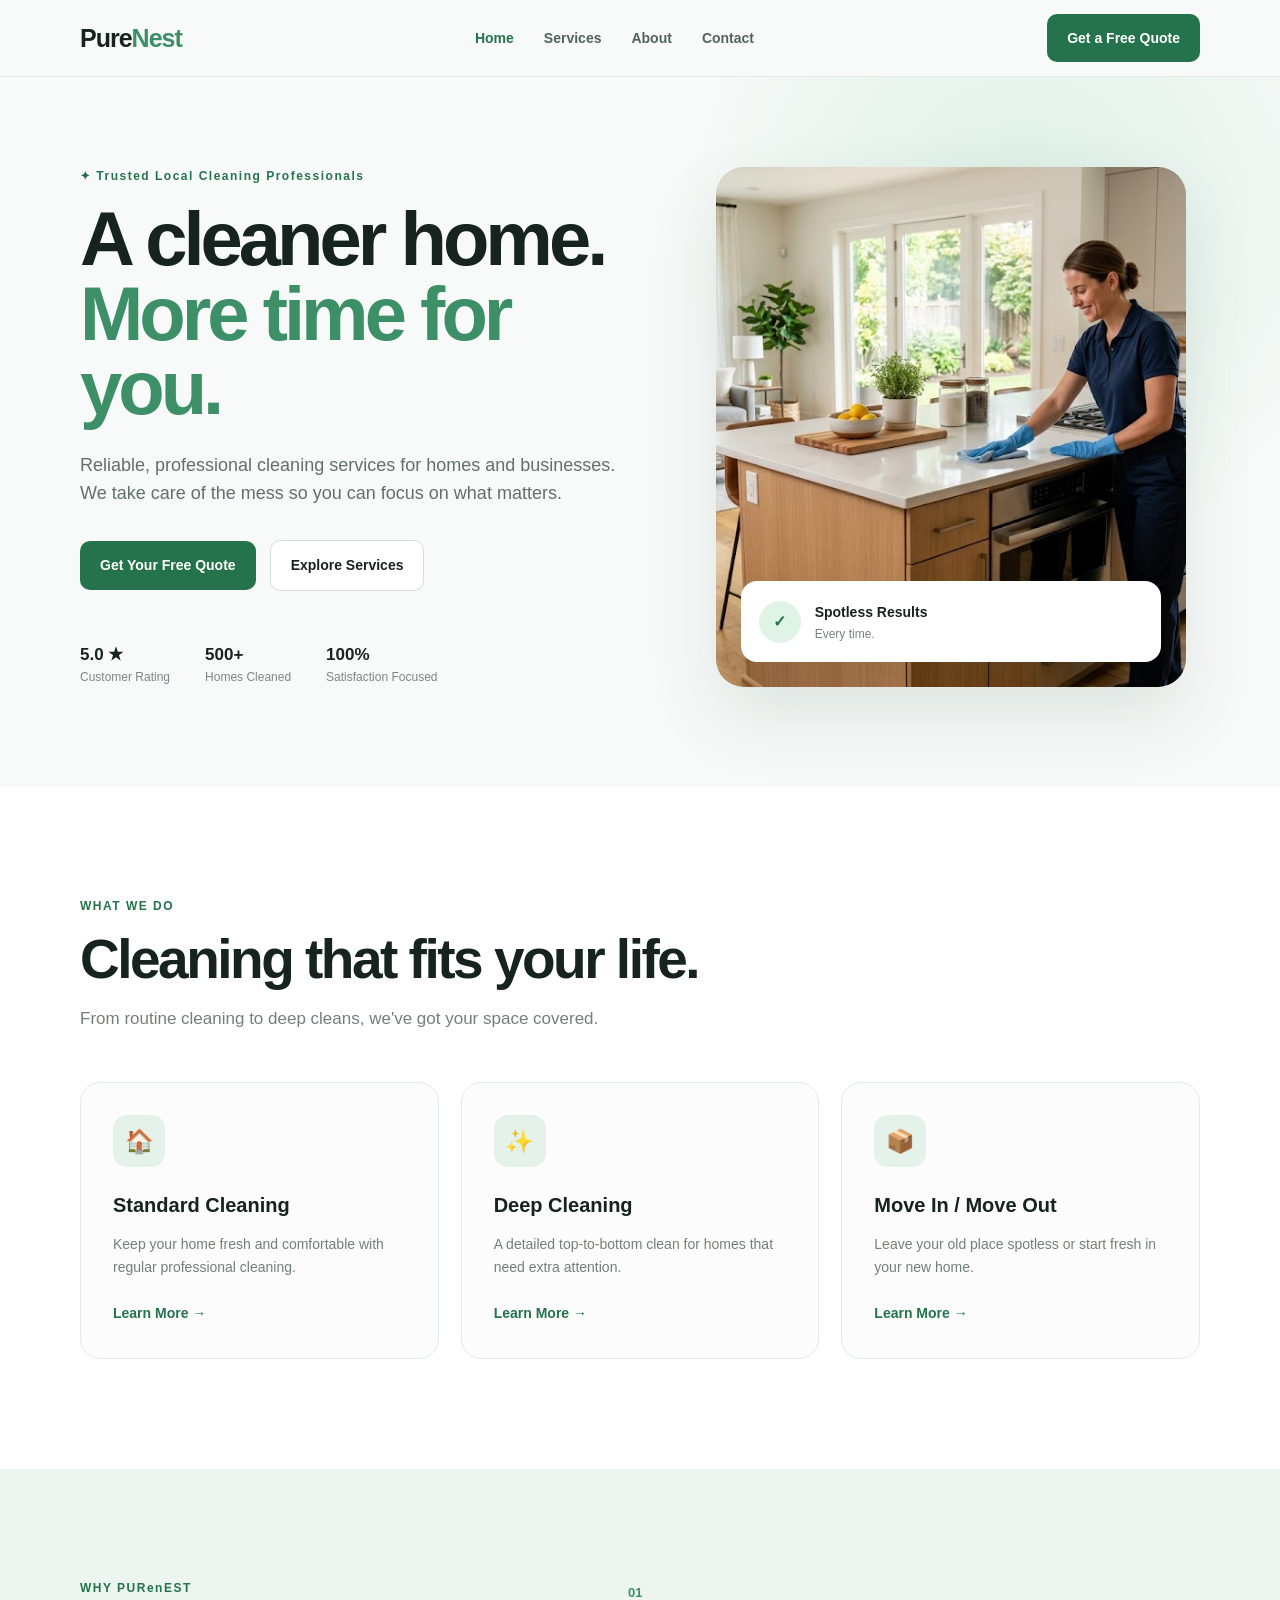
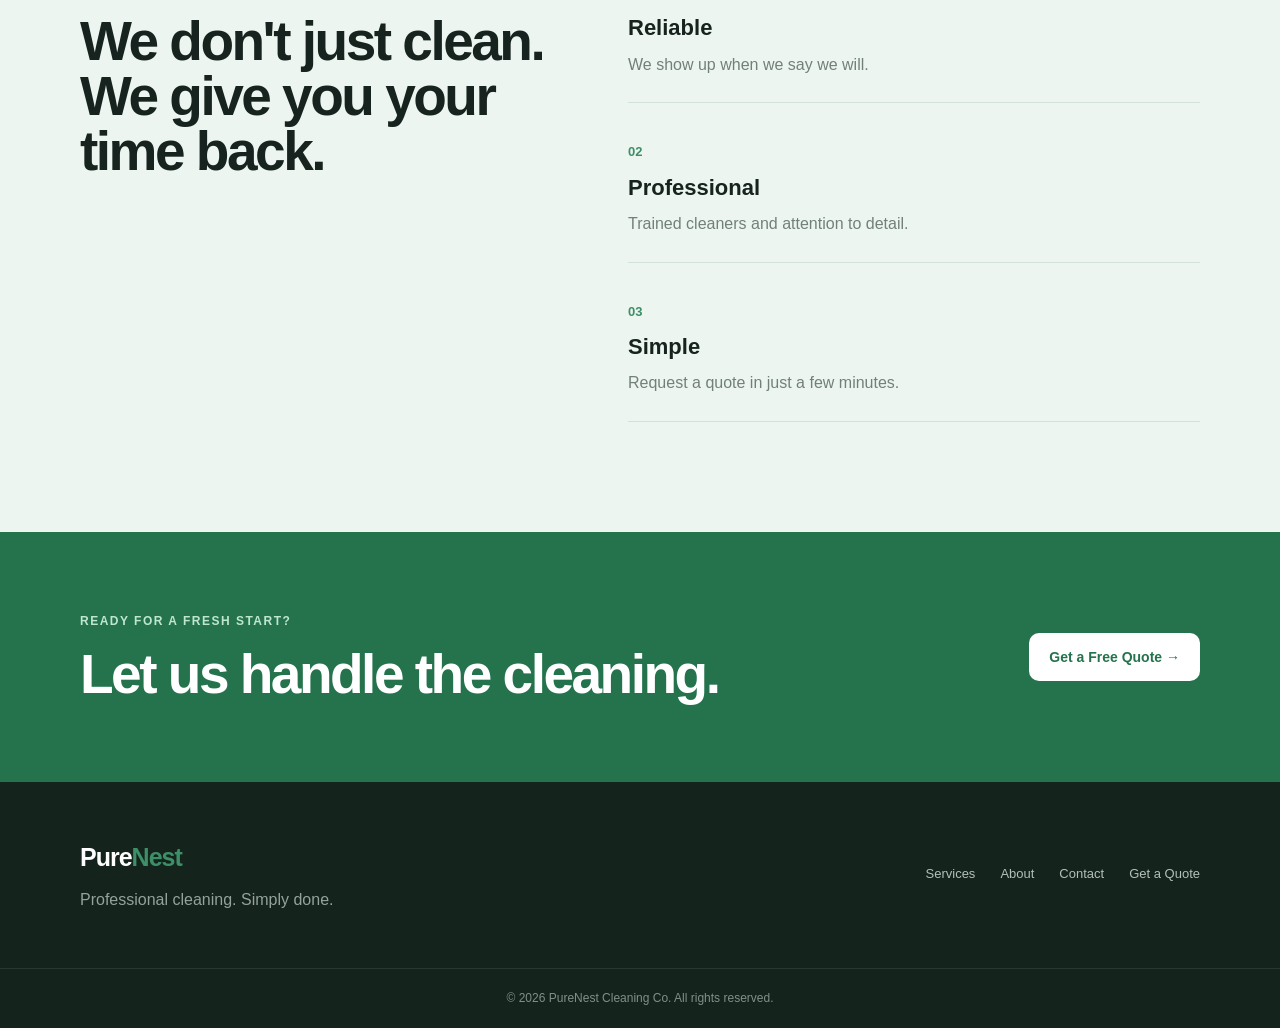
<file: index.html>
<!DOCTYPE html>
<html lang="en">
<head>
    <meta charset="UTF-8">
    <meta name="viewport" content="width=device-width, initial-scale=1.0">

    <title>PureNest Cleaning Co. | Professional Home Cleaning</title>
    <link rel="icon" type="image/png" sizes="16x16" href="/favicon-16x16.png">
    <link rel="apple-touch-icon" sizes="180x180" href="/apple-touch-icon.png">
    <link rel="icon" type="image/png" sizes="192x192" href="/android-chrome-192x192.png">
    <link rel="icon" type="image/png" sizes="512x512" href="/android-chrome-512x512.png">

    <meta
        name="description"
        content="Professional residential and commercial cleaning services. Book reliable cleaning with PureNest Cleaning Co."
    >

    <link rel="stylesheet" href="css/style.css">
</head>

<body>

    <!-- Navigation -->
    <header class="navbar">
        <div class="container nav-container">

            <a href="index.html" class="logo">
                Pure<span>Nest</span>
            </a>

            <nav>
                <a href="index.html" class="active">Home</a>
                <a href="services.html">Services</a>
                <a href="about.html">About</a>
                <a href="contact.html">Contact</a>
            </nav>

            <a href="quote.html" class="nav-button">
                Get a Free Quote
            </a>

        </div>
    </header>


    <!-- Hero Section -->
    <main>

        <section class="hero">

            <div class="container hero-container">

                <div class="hero-content">

                    <p class="eyebrow">
                        ✦ Trusted Local Cleaning Professionals
                    </p>

                    <h1>
                        A cleaner home.
                        <span>More time for you.</span>
                    </h1>

                    <p class="hero-description">
                        Reliable, professional cleaning services for homes
                        and businesses. We take care of the mess so you
                        can focus on what matters.
                    </p>

                    <div class="hero-buttons">

                        <a href="quote.html" class="primary-button">
                            Get Your Free Quote
                        </a>

                        <a href="services.html" class="secondary-button">
                            Explore Services
                        </a>

                    </div>

                    <div class="trust-row">

                        <div class="trust-item">
                            <strong>5.0 ★</strong>
                            <span>Customer Rating</span>
                        </div>

                        <div class="trust-item">
                            <strong>500+</strong>
                            <span>Homes Cleaned</span>
                        </div>

                        <div class="trust-item">
                            <strong>100%</strong>
                            <span>Satisfaction Focused</span>
                        </div>

                    </div>

                </div>


                <div class="hero-image">

                    <div class="image-card">

                        <div class="image-placeholder">
                            <img src="assets/cleaning-hero.jpg" alt="Professional PureNest cleaner working in a modern home">
                        </div>

                        <div class="floating-card">

                            <div class="check-icon">✓</div>

                            <div>
                                <strong>Spotless Results</strong>
                                <p>Every time.</p>
                            </div>

                        </div>

                    </div>

                </div>

            </div>

        </section>


        <!-- Services Preview -->
        <section class="services-preview">

            <div class="container">

                <div class="section-heading">

                    <p class="eyebrow">
                        WHAT WE DO
                    </p>

                    <h2>
                        Cleaning that fits your life.
                    </h2>

                    <p>
                        From routine cleaning to deep cleans,
                        we've got your space covered.
                    </p>

                </div>


                <div class="service-grid">

                    <article class="service-card">

                        <div class="service-icon">
                            🏠
                        </div>

                        <h3>Standard Cleaning</h3>

                        <p>
                            Keep your home fresh and comfortable
                            with regular professional cleaning.
                        </p>

                        <a href="services.html">
                            Learn More →
                        </a>

                    </article>


                    <article class="service-card">

                        <div class="service-icon">
                            ✨
                        </div>

                        <h3>Deep Cleaning</h3>

                        <p>
                            A detailed top-to-bottom clean for
                            homes that need extra attention.
                        </p>

                        <a href="services.html">
                            Learn More →
                        </a>

                    </article>


                    <article class="service-card">

                        <div class="service-icon">
                            📦
                        </div>

                        <h3>Move In / Move Out</h3>

                        <p>
                            Leave your old place spotless or
                            start fresh in your new home.
                        </p>

                        <a href="services.html">
                            Learn More →
                        </a>

                    </article>

                </div>

            </div>

        </section>


        <!-- Why PureNest -->
        <section class="why-section">

            <div class="container why-container">

                <div>

                    <p class="eyebrow">
                        WHY PURenEST
                    </p>

                    <h2>
                        We don't just clean.
                        We give you your time back.
                    </h2>

                </div>


                <div class="why-grid">

                    <div>
                        <strong>01</strong>
                        <h3>Reliable</h3>
                        <p>
                            We show up when we say we will.
                        </p>
                    </div>

                    <div>
                        <strong>02</strong>
                        <h3>Professional</h3>
                        <p>
                            Trained cleaners and attention to detail.
                        </p>
                    </div>

                    <div>
                        <strong>03</strong>
                        <h3>Simple</h3>
                        <p>
                            Request a quote in just a few minutes.
                        </p>
                    </div>

                </div>

            </div>

        </section>


        <!-- CTA -->
        <section class="cta-section">

            <div class="container cta-container">

                <div>

                    <p class="eyebrow">
                        READY FOR A FRESH START?
                    </p>

                    <h2>
                        Let us handle the cleaning.
                    </h2>

                </div>

                <a href="quote.html" class="primary-button">
                    Get a Free Quote →
                </a>

            </div>

        </section>

    </main>


    <!-- Footer -->
    <footer>

        <div class="container footer-container">

            <div>

                <a href="index.html" class="logo">
                    Pure<span>Nest</span>
                </a>

                <p>
                    Professional cleaning.
                    Simply done.
                </p>

            </div>

            <div class="footer-links">

                <a href="services.html">Services</a>
                <a href="about.html">About</a>
                <a href="contact.html">Contact</a>
                <a href="quote.html">Get a Quote</a>

            </div>

        </div>

        <div class="footer-bottom">

            <p>
                © 2026 PureNest Cleaning Co. All rights reserved.
            </p>

        </div>

    </footer>


    <script src="js/script.js"></script>

</body>
</html>
</file>
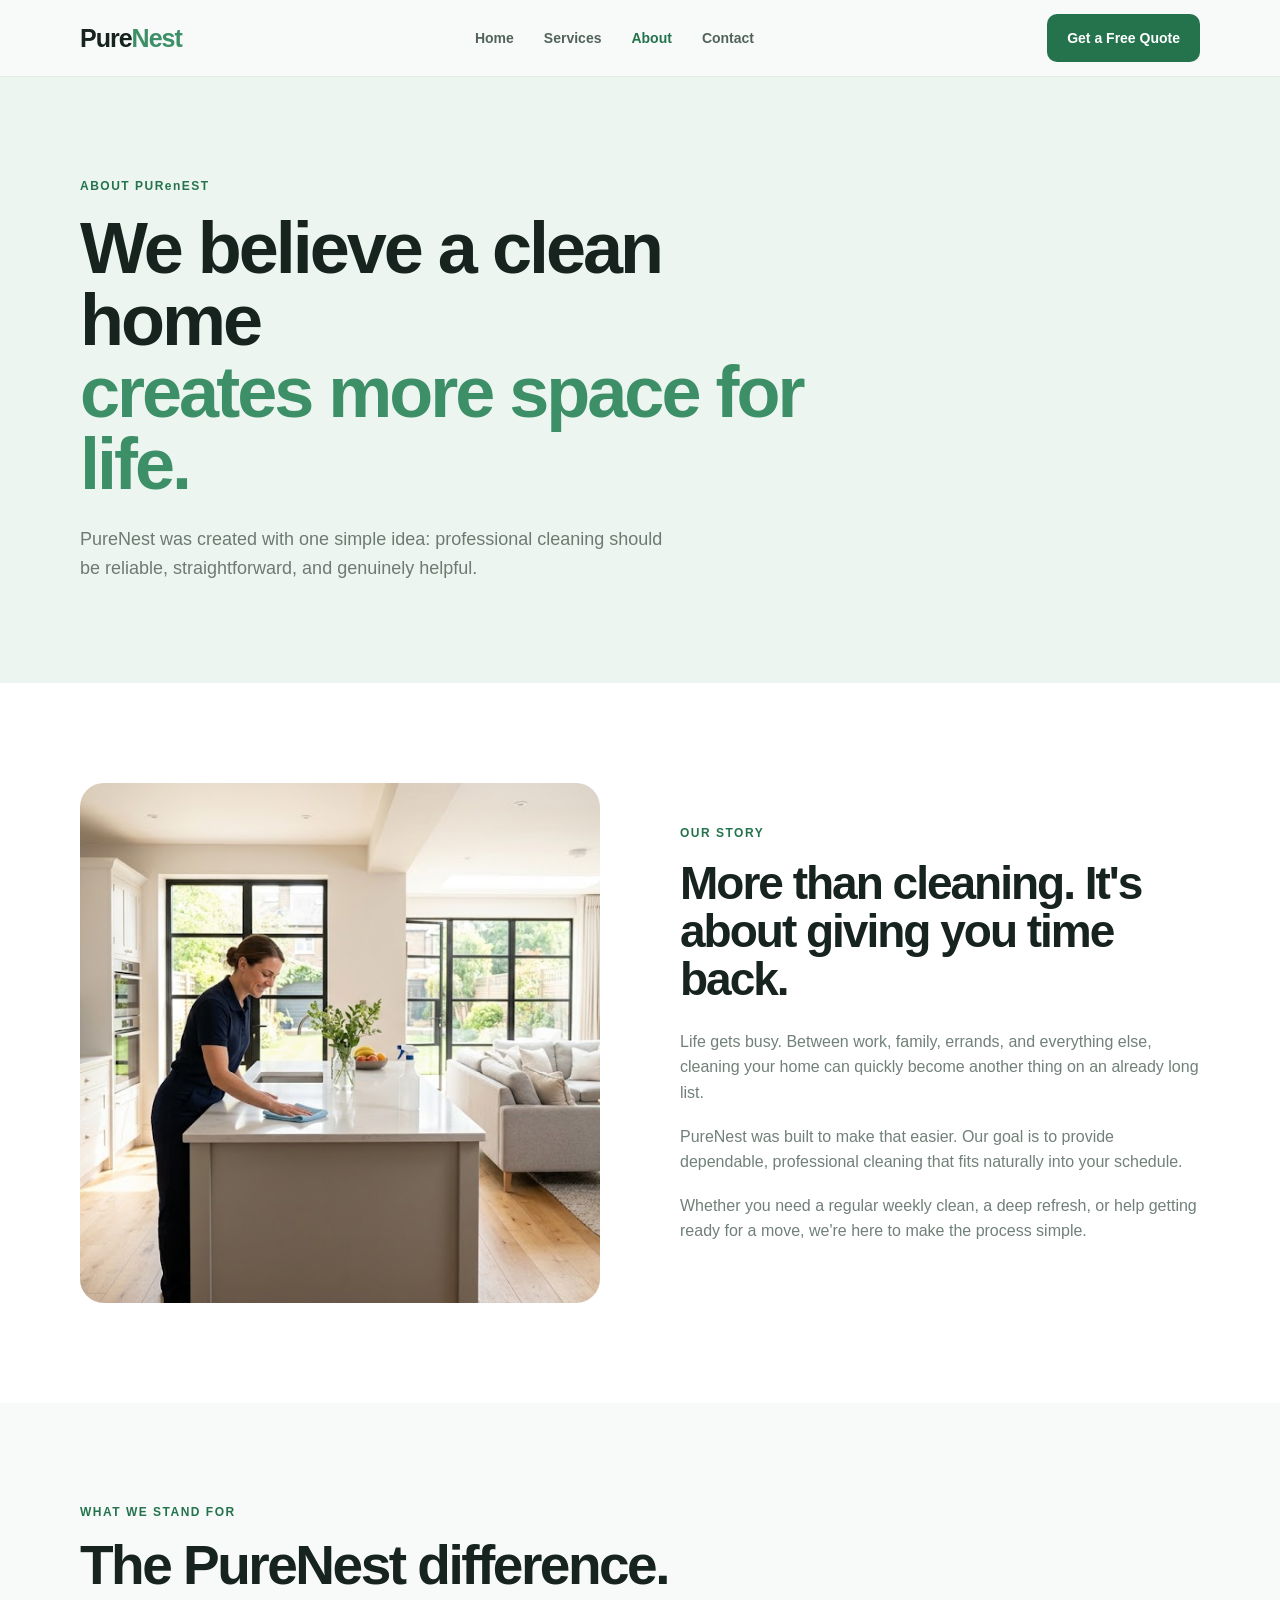
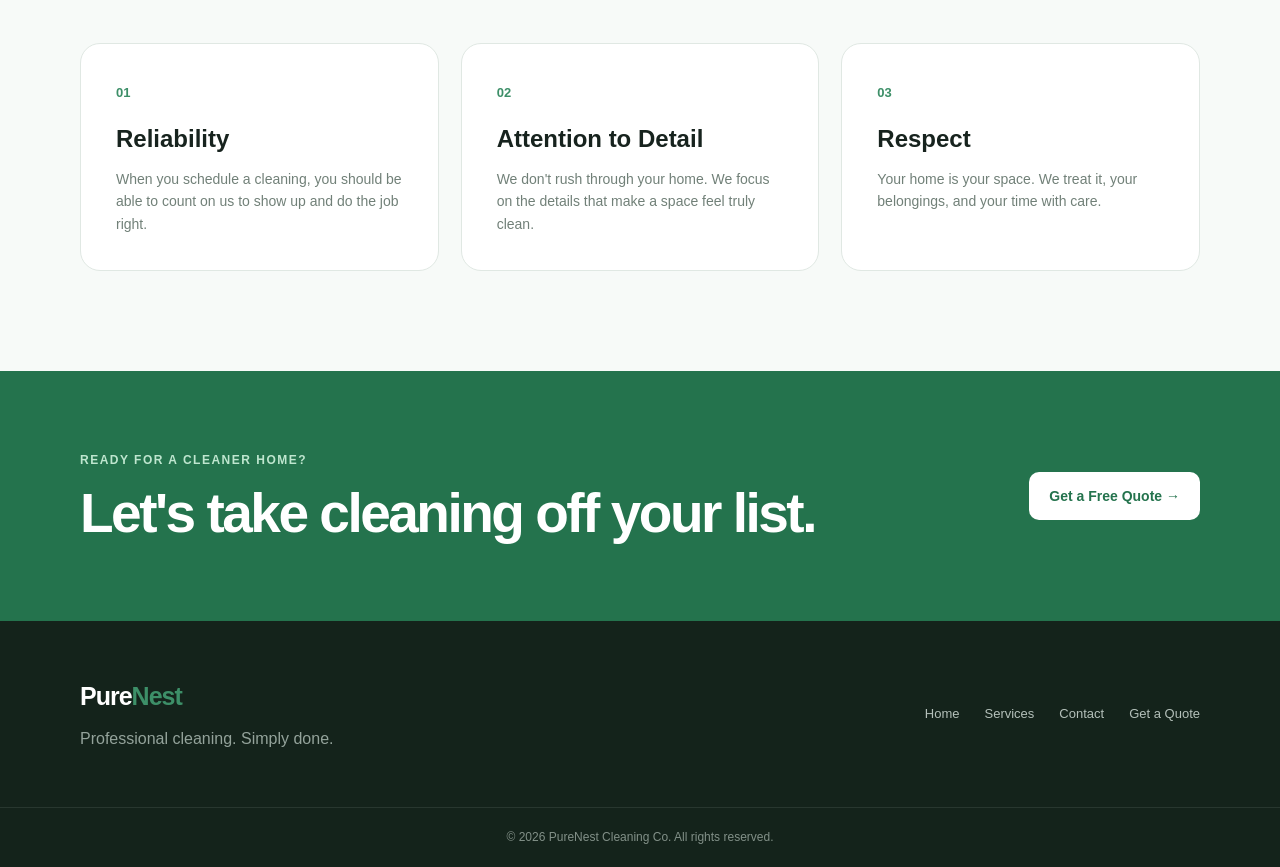
<file: about.html>
<!DOCTYPE html>
<html lang="en">

<head>

    <meta charset="UTF-8">

    <meta
        name="viewport"
        content="width=device-width, initial-scale=1.0"
    >

    <title>About Us | PureNest Cleaning Co.</title>
    <link rel="icon" type="image/png" sizes="16x16" href="/favicon-16x16.png">
    <link rel="apple-touch-icon" sizes="180x180" href="/apple-touch-icon.png">
    <link rel="icon" type="image/png" sizes="192x192" href="/android-chrome-192x192.png">
    <link rel="icon" type="image/png" sizes="512x512" href="/android-chrome-512x512.png">

    <meta
        name="description"
        content="Learn more about PureNest Cleaning Co. and our approach to professional home cleaning."
    >

    <link rel="stylesheet" href="css/style.css">

</head>


<body>


    <!-- Navigation -->

    <header class="navbar">

        <div class="container nav-container">

            <a href="index.html" class="logo">
                Pure<span>Nest</span>
            </a>


            <nav>

                <a href="index.html">
                    Home
                </a>

                <a href="services.html">
                    Services
                </a>

                <a href="about.html" class="active">
                    About
                </a>

                <a href="contact.html">
                    Contact
                </a>

            </nav>


            <a
                href="quote.html"
                class="nav-button"
            >
                Get a Free Quote
            </a>

        </div>

    </header>



    <main>


        <!-- About Hero -->

        <section class="page-hero">

            <div class="container">

                <p class="eyebrow">
                    ABOUT PURenEST
                </p>

                <h1>
                    We believe a clean home
                    <span>creates more space for life.</span>
                </h1>

                <p>
                    PureNest was created with one simple idea:
                    professional cleaning should be reliable,
                    straightforward, and genuinely helpful.
                </p>

            </div>

        </section>



        <!-- Story -->

        <section class="about-story">

            <div class="container about-story-grid">


                <div class="about-image">

                    <img
                        src="assets/cleaning-heroine.jpg"
                        alt="Professional cleaner working in a modern home"
                    >

                </div>


                <div class="about-content">

                    <p class="eyebrow">
                        OUR STORY
                    </p>

                    <h2>
                        More than cleaning.
                        It's about giving you time back.
                    </h2>

                    <p>
                        Life gets busy. Between work, family,
                        errands, and everything else, cleaning
                        your home can quickly become another
                        thing on an already long list.
                    </p>

                    <p>
                        PureNest was built to make that easier.
                        Our goal is to provide dependable,
                        professional cleaning that fits naturally
                        into your schedule.
                    </p>

                    <p>
                        Whether you need a regular weekly clean,
                        a deep refresh, or help getting ready for
                        a move, we're here to make the process
                        simple.
                    </p>

                </div>

            </div>

        </section>



        <!-- Values -->

        <section class="values-section">

            <div class="container">

                <div class="section-heading">

                    <p class="eyebrow">
                        WHAT WE STAND FOR
                    </p>

                    <h2>
                        The PureNest difference.
                    </h2>

                </div>


                <div class="values-grid">


                    <article class="value-card">

                        <span>
                            01
                        </span>

                        <h3>
                            Reliability
                        </h3>

                        <p>
                            When you schedule a cleaning,
                            you should be able to count on us
                            to show up and do the job right.
                        </p>

                    </article>



                    <article class="value-card">

                        <span>
                            02
                        </span>

                        <h3>
                            Attention to Detail
                        </h3>

                        <p>
                            We don't rush through your home.
                            We focus on the details that make
                            a space feel truly clean.
                        </p>

                    </article>



                    <article class="value-card">

                        <span>
                            03
                        </span>

                        <h3>
                            Respect
                        </h3>

                        <p>
                            Your home is your space.
                            We treat it, your belongings,
                            and your time with care.
                        </p>

                    </article>


                </div>

            </div>

        </section>



        <!-- CTA -->

        <section class="cta-section">

            <div class="container cta-container">

                <div>

                    <p class="eyebrow">
                        READY FOR A CLEANER HOME?
                    </p>

                    <h2>
                        Let's take cleaning off your list.
                    </h2>

                </div>


                <a
                    href="quote.html"
                    class="primary-button"
                >
                    Get a Free Quote →
                </a>

            </div>

        </section>


    </main>



    <!-- Footer -->

    <footer>

        <div class="container footer-container">


            <div>

                <a href="index.html" class="logo">
                    Pure<span>Nest</span>
                </a>

                <p>
                    Professional cleaning.
                    Simply done.
                </p>

            </div>


            <div class="footer-links">

                <a href="index.html">
                    Home
                </a>

                <a href="services.html">
                    Services
                </a>

                <a href="contact.html">
                    Contact
                </a>

                <a href="quote.html">
                    Get a Quote
                </a>

            </div>


        </div>


        <div class="footer-bottom">

            <p>
                © 2026 PureNest Cleaning Co.
                All rights reserved.
            </p>

        </div>

    </footer>



    <script src="js/script.js"></script>

</body>

</html>
</file>
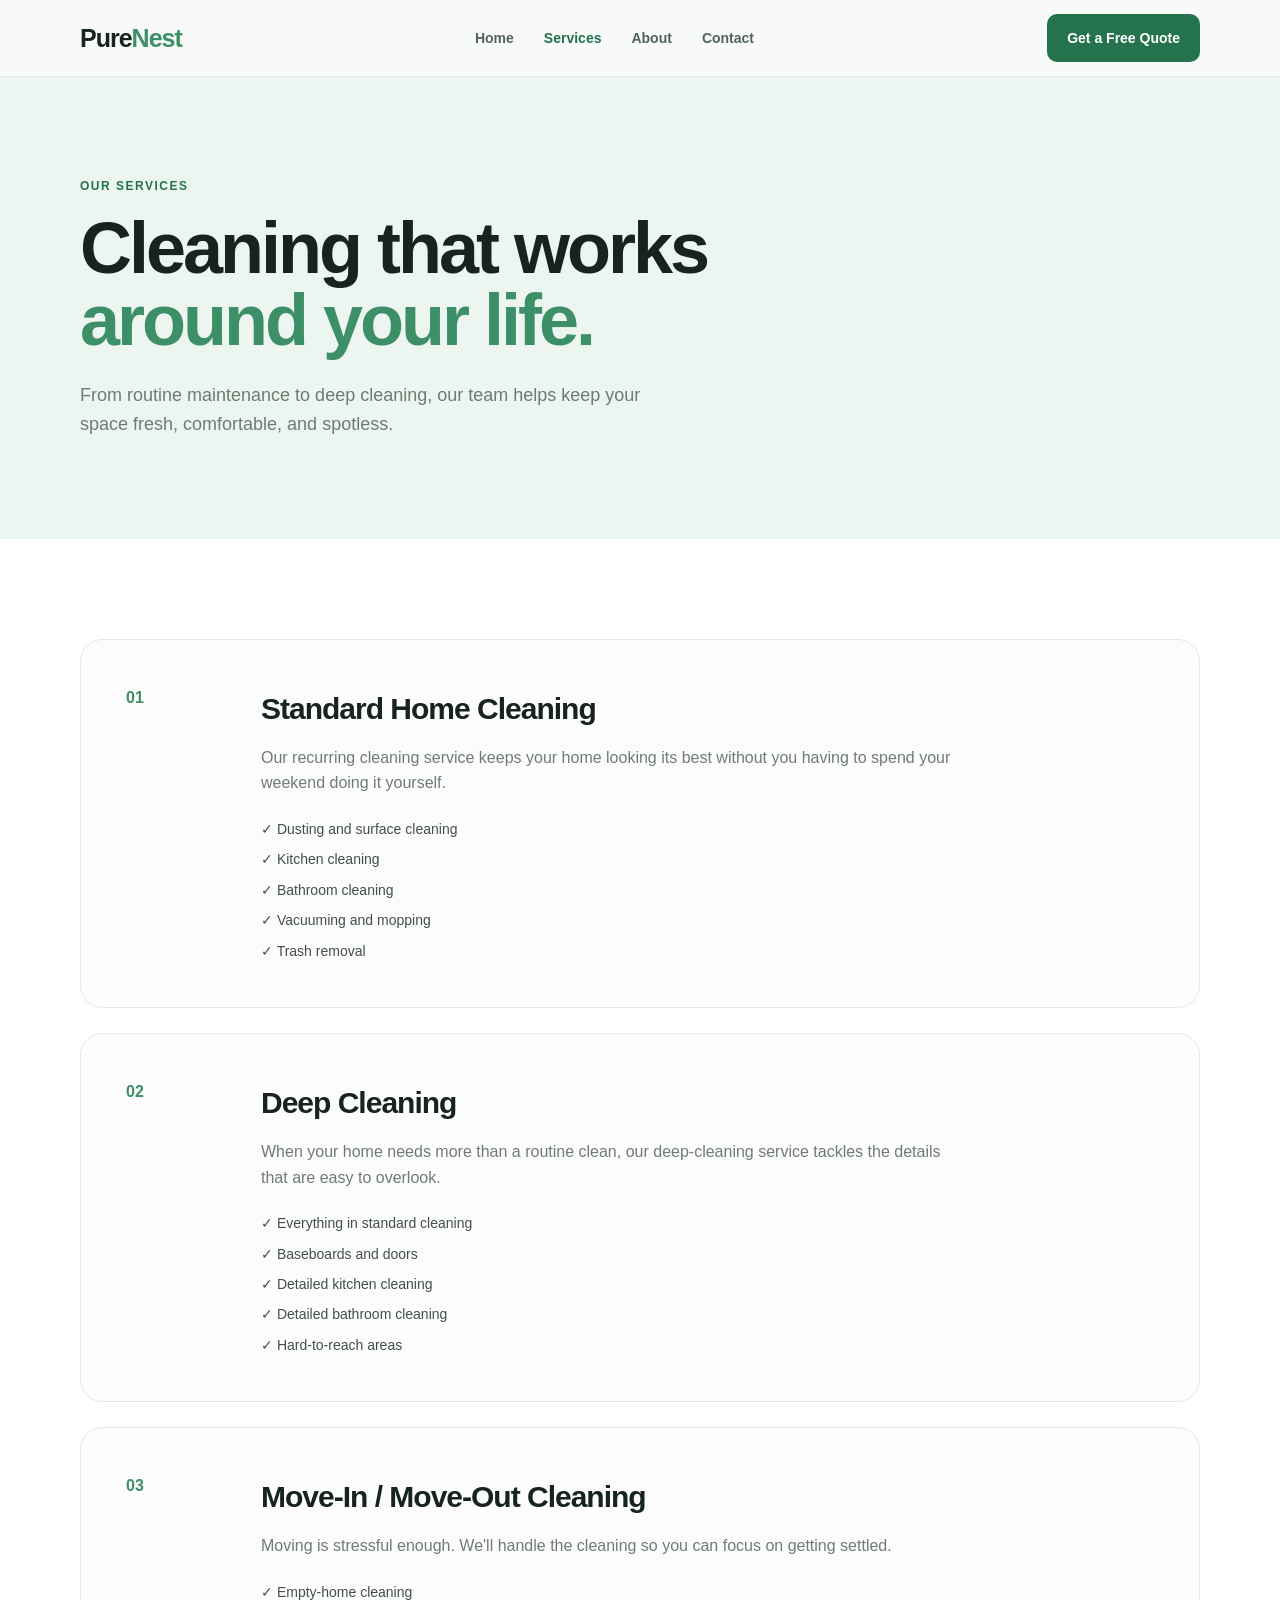
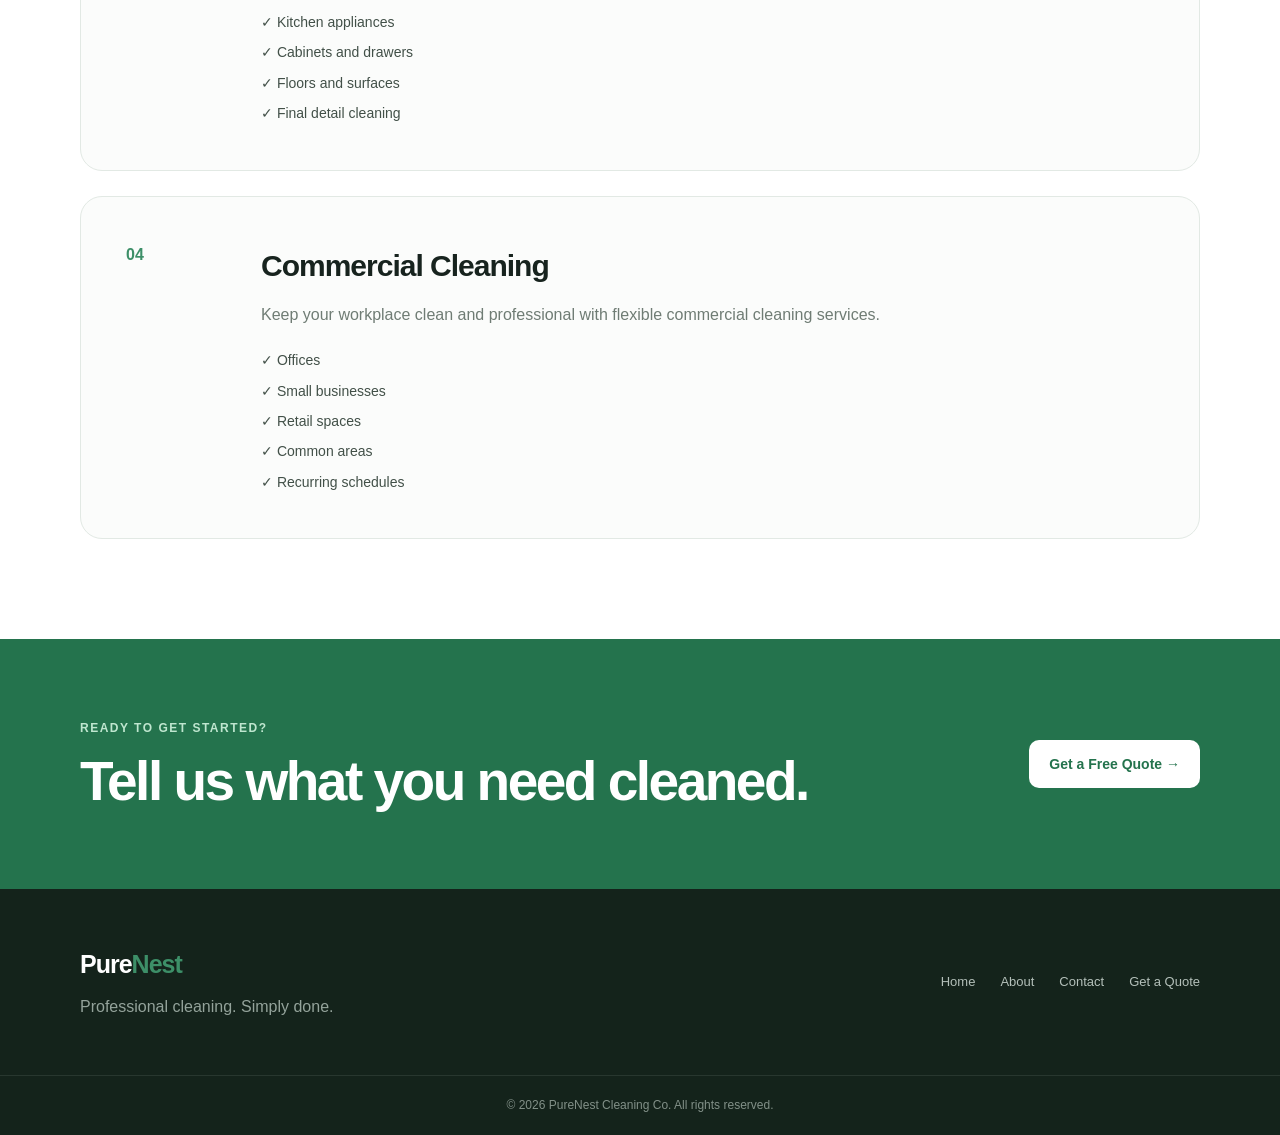
<file: services.html>
<!DOCTYPE html>
<html lang="en">
<head>
    <meta charset="UTF-8">
    <meta name="viewport" content="width=device-width, initial-scale=1.0">

    <title>Our Services | PureNest Cleaning Co.</title>
    <link rel="icon" type="image/png" sizes="16x16" href="/favicon-16x16.png">
    <link rel="apple-touch-icon" sizes="180x180" href="/apple-touch-icon.png">
    <link rel="icon" type="image/png" sizes="192x192" href="/android-chrome-192x192.png">
    <link rel="icon" type="image/png" sizes="512x512" href="/android-chrome-512x512.png">
    <meta
        name="description"
        content="Explore professional residential and commercial cleaning services from PureNest Cleaning Co."
    >

    <link rel="stylesheet" href="css/style.css">
</head>

<body>

    <!-- Navigation -->
    <header class="navbar">
        <div class="container nav-container">

            <a href="index.html" class="logo">
                Pure<span>Nest</span>
            </a>

            <nav>
                <a href="index.html">Home</a>
                <a href="services.html" class="active">Services</a>
                <a href="about.html">About</a>
                <a href="contact.html">Contact</a>
            </nav>

            <a href="quote.html" class="nav-button">
                Get a Free Quote
            </a>

        </div>
    </header>


    <main>

        <!-- Page Hero -->
        <section class="page-hero">

            <div class="container">

                <p class="eyebrow">
                    OUR SERVICES
                </p>

                <h1>
                    Cleaning that works
                    <span>around your life.</span>
                </h1>

                <p>
                    From routine maintenance to deep cleaning,
                    our team helps keep your space fresh,
                    comfortable, and spotless.
                </p>

            </div>

        </section>


        <!-- Services -->
        <section class="all-services">

            <div class="container">

                <div class="service-list">


                    <!-- Standard Cleaning -->
                    <article class="large-service-card">

                        <div class="service-number">
                            01
                        </div>

                        <div>

                            <h2>
                                Standard Home Cleaning
                            </h2>

                            <p>
                                Our recurring cleaning service keeps
                                your home looking its best without
                                you having to spend your weekend
                                doing it yourself.
                            </p>

                            <ul>
                                <li>✓ Dusting and surface cleaning</li>
                                <li>✓ Kitchen cleaning</li>
                                <li>✓ Bathroom cleaning</li>
                                <li>✓ Vacuuming and mopping</li>
                                <li>✓ Trash removal</li>
                            </ul>

                        </div>

                    </article>


                    <!-- Deep Cleaning -->
                    <article class="large-service-card">

                        <div class="service-number">
                            02
                        </div>

                        <div>

                            <h2>
                                Deep Cleaning
                            </h2>

                            <p>
                                When your home needs more than a
                                routine clean, our deep-cleaning
                                service tackles the details that
                                are easy to overlook.
                            </p>

                            <ul>
                                <li>✓ Everything in standard cleaning</li>
                                <li>✓ Baseboards and doors</li>
                                <li>✓ Detailed kitchen cleaning</li>
                                <li>✓ Detailed bathroom cleaning</li>
                                <li>✓ Hard-to-reach areas</li>
                            </ul>

                        </div>

                    </article>


                    <!-- Move In / Out -->
                    <article class="large-service-card">

                        <div class="service-number">
                            03
                        </div>

                        <div>

                            <h2>
                                Move-In / Move-Out Cleaning
                            </h2>

                            <p>
                                Moving is stressful enough. We'll
                                handle the cleaning so you can focus
                                on getting settled.
                            </p>

                            <ul>
                                <li>✓ Empty-home cleaning</li>
                                <li>✓ Kitchen appliances</li>
                                <li>✓ Cabinets and drawers</li>
                                <li>✓ Floors and surfaces</li>
                                <li>✓ Final detail cleaning</li>
                            </ul>

                        </div>

                    </article>


                    <!-- Commercial -->
                    <article class="large-service-card">

                        <div class="service-number">
                            04
                        </div>

                        <div>

                            <h2>
                                Commercial Cleaning
                            </h2>

                            <p>
                                Keep your workplace clean and
                                professional with flexible
                                commercial cleaning services.
                            </p>

                            <ul>
                                <li>✓ Offices</li>
                                <li>✓ Small businesses</li>
                                <li>✓ Retail spaces</li>
                                <li>✓ Common areas</li>
                                <li>✓ Recurring schedules</li>
                            </ul>

                        </div>

                    </article>

                </div>

            </div>

        </section>


        <!-- CTA -->
        <section class="cta-section">

            <div class="container cta-container">

                <div>

                    <p class="eyebrow">
                        READY TO GET STARTED?
                    </p>

                    <h2>
                        Tell us what you need cleaned.
                    </h2>

                </div>

                <a href="quote.html" class="primary-button">
                    Get a Free Quote →
                </a>

            </div>

        </section>

    </main>


    <!-- Footer -->
    <footer>

        <div class="container footer-container">

            <div>

                <a href="index.html" class="logo">
                    Pure<span>Nest</span>
                </a>

                <p>
                    Professional cleaning.
                    Simply done.
                </p>

            </div>

            <div class="footer-links">

                <a href="index.html">Home</a>
                <a href="about.html">About</a>
                <a href="contact.html">Contact</a>
                <a href="quote.html">Get a Quote</a>

            </div>

        </div>

        <div class="footer-bottom">

            <p>
                © 2026 PureNest Cleaning Co. All rights reserved.
            </p>

        </div>

    </footer>


    <script src="js/script.js"></script>

</body>
</html>
</file>
<file: css/style.css>
/* =========================
   RESET
========================= */

* {
    margin: 0;
    padding: 0;
    box-sizing: border-box;
}

html {
    scroll-behavior: smooth;
}

body {
    font-family: Arial, Helvetica, sans-serif;
    background: #f8faf9;
    color: #17231e;
    line-height: 1.6;
}

a {
    text-decoration: none;
    color: inherit;
}

.container {
    width: min(1120px, 90%);
    margin: 0 auto;
}


/* =========================
   NAVIGATION
========================= */

.navbar {
    background: rgba(248, 250, 249, 0.95);
    border-bottom: 1px solid #e5ebe7;
    position: sticky;
    top: 0;
    z-index: 1000;
    backdrop-filter: blur(12px);
}

.nav-container {
    min-height: 76px;
    display: flex;
    align-items: center;
    justify-content: space-between;
    gap: 30px;
}

.logo {
    font-size: 25px;
    font-weight: 800;
    letter-spacing: -1px;
}

.logo span {
    color: #3d8f68;
}

nav {
    display: flex;
    align-items: center;
    gap: 30px;
}

nav a {
    font-size: 14px;
    font-weight: 600;
    color: #52635a;
    transition: 0.2s ease;
}

nav a:hover,
nav a.active {
    color: #24734d;
}

.nav-button,
.primary-button {
    background: #24734d;
    color: white;
    padding: 13px 20px;
    border-radius: 10px;
    font-size: 14px;
    font-weight: 700;
    transition: 0.2s ease;
}

.nav-button:hover,
.primary-button:hover {
    background: #1b5e3e;
    transform: translateY(-2px);
}


/* =========================
   HERO
========================= */

.hero {
    padding: 90px 0 100px;
    background:
        radial-gradient(circle at 80% 20%, #dcefe5 0, transparent 30%),
        #f8faf9;
}

.hero-container {
    display: grid;
    grid-template-columns: 1.05fr 0.95fr;
    align-items: center;
    gap: 70px;
}

.eyebrow {
    color: #24734d;
    font-size: 12px;
    font-weight: 800;
    letter-spacing: 1.5px;
    margin-bottom: 16px;
}

.hero h1 {
    max-width: 650px;
    font-size: clamp(48px, 6vw, 76px);
    line-height: 0.98;
    letter-spacing: -4px;
    margin-bottom: 25px;
}

.hero h1 span {
    display: block;
    color: #3d8f68;
}

.hero-description {
    max-width: 560px;
    color: #617068;
    font-size: 18px;
    margin-bottom: 32px;
}

.hero-buttons {
    display: flex;
    align-items: center;
    gap: 14px;
    flex-wrap: wrap;
}

.secondary-button {
    border: 1px solid #d4ded8;
    background: white;
    padding: 13px 20px;
    border-radius: 10px;
    font-size: 14px;
    font-weight: 700;
    transition: 0.2s ease;
}

.secondary-button:hover {
    border-color: #24734d;
    transform: translateY(-2px);
}


/* =========================
   TRUST ROW
========================= */

.trust-row {
    display: flex;
    gap: 35px;
    margin-top: 50px;
}

.trust-item {
    display: flex;
    flex-direction: column;
}

.trust-item strong {
    font-size: 17px;
}

.trust-item span {
    font-size: 12px;
    color: #7b8881;
}


/* =========================
   HERO IMAGE
========================= */

.hero-image {
    display: flex;
    justify-content: center;
}

.image-card {
    width: 100%;
    max-width: 470px;
    height: 520px;
    background: #dce9e1;
    border-radius: 28px;
    position: relative;
    overflow: hidden;
    box-shadow: 0 30px 70px rgba(35, 70, 50, 0.12);
}

.image-placeholder {
    width: 100%;
    height: 100%;
    display: flex;
    justify-content: center;
    align-items: center;
    background:
        linear-gradient(
            145deg,
            #dceee4,
            #b9d8c6
        );
}

.image-placeholder span {
    font-size: 55px;
    font-weight: 900;
    color: rgba(255, 255, 255, 0.8);
    letter-spacing: -3px;
}

.floating-card {
    position: absolute;
    bottom: 25px;
    left: 25px;
    right: 25px;
    background: white;
    border-radius: 16px;
    padding: 18px;
    display: flex;
    align-items: center;
    gap: 14px;
    box-shadow: 0 15px 40px rgba(20, 50, 35, 0.15);
}

.check-icon {
    width: 42px;
    height: 42px;
    border-radius: 50%;
    background: #dff3e6;
    color: #24734d;
    display: grid;
    place-items: center;
    font-weight: 900;
}

.floating-card strong {
    font-size: 14px;
}

.floating-card p {
    font-size: 12px;
    color: #77847d;
}


/* =========================
   SERVICES
========================= */

.services-preview {
    padding: 110px 0;
    background: white;
}

.section-heading {
    max-width: 650px;
    margin-bottom: 50px;
}

.section-heading h2,
.why-section h2,
.cta-section h2 {
    font-size: clamp(36px, 5vw, 55px);
    line-height: 1;
    letter-spacing: -2.5px;
    margin-bottom: 18px;
}

.section-heading > p:last-child {
    color: #738078;
    font-size: 17px;
}

.service-grid {
    display: grid;
    grid-template-columns: repeat(3, 1fr);
    gap: 22px;
}

.service-card {
    padding: 32px;
    border: 1px solid #e4ebe6;
    border-radius: 20px;
    background: #fbfcfb;
    transition: 0.25s ease;
}

.service-card:hover {
    transform: translateY(-6px);
    box-shadow: 0 18px 45px rgba(30, 70, 45, 0.08);
}

.service-icon {
    width: 52px;
    height: 52px;
    display: grid;
    place-items: center;
    background: #e4f2e9;
    border-radius: 14px;
    font-size: 23px;
    margin-bottom: 22px;
}

.service-card h3 {
    font-size: 20px;
    margin-bottom: 12px;
}

.service-card p {
    color: #738078;
    font-size: 14px;
    margin-bottom: 22px;
}

.service-card a {
    color: #24734d;
    font-weight: 700;
    font-size: 14px;
}


/* =========================
   WHY SECTION
========================= */

.why-section {
    padding: 110px 0;
    background: #edf5f0;
}

.why-container {
    display: grid;
    grid-template-columns: 0.9fr 1.1fr;
    gap: 80px;
    align-items: start;
}

.why-section h2 {
    max-width: 500px;
}

.why-grid {
    display: grid;
    gap: 35px;
}

.why-grid div {
    border-bottom: 1px solid #d3e1d8;
    padding-bottom: 25px;
}

.why-grid strong {
    color: #3d8f68;
    font-size: 13px;
}

.why-grid h3 {
    font-size: 22px;
    margin: 6px 0;
}

.why-grid p {
    color: #718078;
}


/* =========================
   CTA
========================= */

.cta-section {
    padding: 80px 0;
    background: #24734d;
    color: white;
}

.cta-container {
    display: flex;
    justify-content: space-between;
    align-items: center;
    gap: 30px;
}

.cta-section .eyebrow {
    color: #bfe6cf;
}

.cta-section h2 {
    margin: 0;
}

.cta-section .primary-button {
    background: white;
    color: #24734d;
}

.cta-section .primary-button:hover {
    background: #edf7f1;
}


/* =========================
   FOOTER
========================= */

footer {
    background: #14231b;
    color: white;
}

.footer-container {
    padding: 55px 0;
    display: flex;
    justify-content: space-between;
    gap: 40px;
}

.footer-container > div:first-child p {
    color: #94a39b;
    margin-top: 10px;
}

.footer-links {
    display: flex;
    gap: 25px;
    align-items: center;
}

.footer-links a {
    color: #b4c0ba;
    font-size: 13px;
}

.footer-links a:hover {
    color: white;
}

.footer-bottom {
    border-top: 1px solid #28372f;
    text-align: center;
    padding: 20px;
}

.footer-bottom p {
    color: #829088;
    font-size: 12px;
}


/* =========================
   RESPONSIVE
========================= */

@media (max-width: 850px) {

    nav {
        display: none;
    }

    .hero {
        padding: 60px 0 80px;
    }

    .hero-container,
    .why-container {
        grid-template-columns: 1fr;
        gap: 50px;
    }

    .hero h1 {
        font-size: 55px;
    }

    .service-grid {
        grid-template-columns: 1fr;
    }

    .image-card {
        height: 420px;
    }

    .cta-container {
        flex-direction: column;
        align-items: flex-start;
    }

    .footer-container {
        flex-direction: column;
    }

    .footer-links {
        flex-wrap: wrap;
    }
}


@media (max-width: 500px) {

    .nav-button {
        display: none;
    }

    .hero h1 {
        font-size: 44px;
        letter-spacing: -2.5px;
    }

    .hero-description {
        font-size: 16px;
    }

    .trust-row {
        gap: 18px;
        flex-wrap: wrap;
    }

    .section-heading h2,
    .why-section h2,
    .cta-section h2 {
        font-size: 38px;
    }
}
.image-placeholder {
    width: 100%;
    height: 100%;
    overflow: hidden;
}

.image-placeholder img {
    width: 100%;
    height: 100%;
    object-fit: cover;
    display: block;
}
/* =========================
   SERVICES PAGE
========================= */

.page-hero {
    padding: 100px 0;
    background: #edf5f0;
}

.page-hero h1 {
    max-width: 750px;
    font-size: clamp(48px, 6vw, 72px);
    line-height: 1;
    letter-spacing: -3px;
    margin-bottom: 25px;
}

.page-hero h1 span {
    display: block;
    color: #3d8f68;
}

.page-hero > .container > p:last-child {
    max-width: 600px;
    color: #6d7b73;
    font-size: 18px;
}

.all-services {
    padding: 100px 0;
    background: white;
}

.service-list {
    display: grid;
    gap: 25px;
}

.large-service-card {
    display: grid;
    grid-template-columns: 100px 1fr;
    gap: 35px;
    padding: 45px;
    border: 1px solid #e2e9e4;
    border-radius: 22px;
    background: #fbfcfb;
    transition: 0.25s ease;
}

.large-service-card:hover {
    transform: translateY(-4px);
    box-shadow: 0 20px 50px rgba(30, 70, 45, 0.07);
}

.service-number {
    font-size: 16px;
    font-weight: 800;
    color: #3d8f68;
}

.large-service-card h2 {
    font-size: 30px;
    letter-spacing: -1px;
    margin-bottom: 12px;
}

.large-service-card p {
    max-width: 700px;
    color: #6f7c74;
    margin-bottom: 22px;
}

.large-service-card ul {
    list-style: none;
    display: grid;
    gap: 8px;
}

.large-service-card li {
    color: #425048;
    font-size: 14px;
}


/* Mobile */

@media (max-width: 650px) {

    .page-hero {
        padding: 70px 0;
    }

    .page-hero h1 {
        font-size: 45px;
    }

    .large-service-card {
        grid-template-columns: 1fr;
        padding: 30px;
        gap: 15px;
    }

    .large-service-card h2 {
        font-size: 25px;
    }
}
/* =========================
   QUOTE PAGE
========================= */

.quote-hero {
    padding: 90px 0 70px;
    background: #edf5f0;
}

.quote-hero h1 {
    max-width: 700px;
    font-size: clamp(48px, 6vw, 72px);
    line-height: 1;
    letter-spacing: -3px;
    margin-bottom: 22px;
}

.quote-hero h1 span {
    display: block;
    color: #3d8f68;
}

.quote-hero p:last-child {
    max-width: 600px;
    color: #6d7b73;
    font-size: 18px;
}


.quote-section {
    padding: 100px 0;
    background: white;
}

.quote-container {
    display: grid;
    grid-template-columns: 0.8fr 1.2fr;
    gap: 80px;
    align-items: start;
}


.quote-info {
    position: sticky;
    top: 120px;
}

.quote-info h2 {
    max-width: 450px;
    font-size: 42px;
    line-height: 1.05;
    letter-spacing: -2px;
    margin-bottom: 20px;
}

.quote-info > p {
    max-width: 430px;
    color: #718078;
    margin-bottom: 35px;
}


.quote-benefit {
    display: flex;
    flex-direction: column;
    gap: 3px;
    padding: 18px 0;
    border-top: 1px solid #e3eae5;
}

.quote-benefit strong {
    color: #24734d;
    font-size: 14px;
}

.quote-benefit span {
    color: #77837c;
    font-size: 13px;
}


.quote-form {
    padding: 40px;
    border: 1px solid #e1e8e3;
    border-radius: 22px;
    background: #fbfcfb;
}


.form-group {
    display: flex;
    flex-direction: column;
    gap: 8px;
    margin-bottom: 22px;
}


.form-group label {
    font-size: 13px;
    font-weight: 700;
    color: #35443c;
}


.form-group input,
.form-group select,
.form-group textarea {
    width: 100%;
    border: 1px solid #d7e0da;
    border-radius: 10px;
    padding: 13px 14px;
    font-family: inherit;
    font-size: 14px;
    color: #17231e;
    background: white;
    outline: none;
    transition: 0.2s ease;
}


.form-group textarea {
    resize: vertical;
}


.form-group input:focus,
.form-group select:focus,
.form-group textarea:focus {
    border-color: #3d8f68;
    box-shadow: 0 0 0 3px rgba(61, 143, 104, 0.1);
}


.form-row {
    display: grid;
    grid-template-columns: 1fr 1fr;
    gap: 18px;
}


.form-submit {
    border: none;
    cursor: pointer;
    width: 100%;
    font-family: inherit;
    font-size: 14px;
}


.form-note {
    text-align: center;
    margin-top: 12px;
    font-size: 11px;
    color: #89958e;
}


.form-success {
    display: none;
    text-align: center;
    padding: 35px 10px 10px;
}


.success-icon {
    width: 55px;
    height: 55px;
    border-radius: 50%;
    background: #dff3e6;
    color: #24734d;
    display: grid;
    place-items: center;
    margin: 0 auto 15px;
    font-size: 22px;
    font-weight: 900;
}


.form-success h3 {
    font-size: 22px;
    margin-bottom: 8px;
}


.form-success p {
    color: #738078;
    font-size: 14px;
}


/* Quote page mobile */

@media (max-width: 850px) {

    .quote-container {
        grid-template-columns: 1fr;
        gap: 50px;
    }

    .quote-info {
        position: static;
    }

}


@media (max-width: 550px) {

    .quote-hero {
        padding: 70px 0;
    }

    .quote-hero h1 {
        font-size: 45px;
    }

    .quote-form {
        padding: 25px;
    }

    .form-row {
        grid-template-columns: 1fr;
        gap: 0;
    }

}
/* =========================
   ABOUT PAGE
========================= */

.about-story {
    padding: 100px 0;
    background: white;
}

.about-story-grid {
    display: grid;
    grid-template-columns: 1fr 1fr;
    gap: 80px;
    align-items: center;
}

.about-image {
    height: 520px;
    border-radius: 24px;
    overflow: hidden;
}

.about-image img {
    width: 100%;
    height: 100%;
    object-fit: cover;
    display: block;
}

.about-content h2 {
    max-width: 550px;
    font-size: 46px;
    line-height: 1.05;
    letter-spacing: -2px;
    margin-bottom: 25px;
}

.about-content p:not(.eyebrow) {
    max-width: 550px;
    color: #718078;
    margin-bottom: 18px;
}


.values-section {
    padding: 100px 0;
    background: #f7faf8;
}

.values-grid {
    display: grid;
    grid-template-columns: repeat(3, 1fr);
    gap: 22px;
}

.value-card {
    padding: 35px;
    border: 1px solid #e0e8e3;
    border-radius: 20px;
    background: white;
}

.value-card span {
    color: #3d8f68;
    font-size: 13px;
    font-weight: 800;
}

.value-card h3 {
    font-size: 24px;
    margin: 15px 0 10px;
}

.value-card p {
    color: #718078;
    font-size: 14px;
}


@media (max-width: 850px) {

    .about-story-grid {
        grid-template-columns: 1fr;
        gap: 50px;
    }

    .about-image {
        height: 420px;
    }

    .values-grid {
        grid-template-columns: 1fr;
    }

    .about-content h2 {
        font-size: 38px;
    }

}
/* =========================
   CONTACT PAGE
========================= */

.contact-section {
    padding: 100px 0;
    background: white;
}

.contact-container {
    display: grid;
    grid-template-columns: 0.8fr 1.2fr;
    gap: 80px;
    align-items: start;
}

.contact-info h2 {
    font-size: 48px;
    line-height: 1;
    letter-spacing: -2px;
    margin-bottom: 20px;
}

.contact-info > p:not(.eyebrow) {
    max-width: 450px;
    color: #718078;
    margin-bottom: 35px;
}

.contact-item {
    display: flex;
    align-items: flex-start;
    gap: 15px;
    padding: 20px 0;
    border-top: 1px solid #e2e9e4;
}

.contact-icon {
    width: 42px;
    height: 42px;
    flex-shrink: 0;
    border-radius: 12px;
    background: #e4f2e9;
    color: #24734d;
    display: grid;
    place-items: center;
    font-size: 18px;
}

.contact-item strong {
    display: block;
    font-size: 14px;
    margin-bottom: 3px;
}

.contact-item a,
.contact-item span {
    color: #718078;
    font-size: 13px;
}

.contact-item a:hover {
    color: #24734d;
}

.contact-form {
    padding: 40px;
    border: 1px solid #e1e8e3;
    border-radius: 22px;
    background: #fbfcfb;
}


@media (max-width: 850px) {

    .contact-container {
        grid-template-columns: 1fr;
        gap: 50px;
    }

    .contact-info h2 {
        font-size: 40px;
    }

}


@media (max-width: 550px) {

    .contact-form {
        padding: 25px;
    }

}
/* =========================================
   PURENEST DASHBOARD
========================================= */

.dashboard-nav {
    background: #ffffff;
    border-bottom: 1px solid #e8e8e8;
    padding: 18px 0;
    position: sticky;
    top: 0;
    z-index: 100;
}

.dashboard-nav-inner {
    display: flex;
    align-items: center;
    justify-content: space-between;
}

.dashboard-user {
    display: flex;
    align-items: center;
    gap: 20px;
    font-size: 14px;
    color: #666;
}

.logout-button {
    border: 1px solid #ddd;
    background: #fff;
    padding: 9px 16px;
    border-radius: 8px;
    cursor: pointer;
    font-size: 14px;
    transition: 0.2s ease;
}

.logout-button:hover {
    background: #f5f5f5;
}


/* Dashboard */

.dashboard {
    background: #f7f8f9;
    min-height: calc(100vh - 80px);
    padding: 60px 0 100px;
}

.dashboard-header {
    margin-bottom: 40px;
}

.dashboard-header h1 {
    margin-bottom: 8px;
}

.dashboard-header p {
    color: #777;
}


/* Statistics */

.dashboard-stats {
    display: grid;
    grid-template-columns: repeat(4, 1fr);
    gap: 18px;
    margin-bottom: 55px;
}

.stat-card {
    background: #fff;
    border: 1px solid #e9e9e9;
    border-radius: 14px;
    padding: 24px;
    box-shadow: 0 4px 18px rgba(0, 0, 0, 0.03);
}

.stat-card span {
    display: block;
    color: #777;
    font-size: 14px;
    margin-bottom: 12px;
}

.stat-card strong {
    display: block;
    font-size: 32px;
    line-height: 1;
}


/* Sections */

.dashboard-section {
    margin-bottom: 55px;
}

.section-header {
    margin-bottom: 20px;
}

.section-header h2 {
    margin-top: 5px;
}


/* Request list */

.requests-list {
    display: flex;
    flex-direction: column;
    gap: 16px;
}


/* Request card */

.request-card {
    background: #fff;
    border: 1px solid #e9e9e9;
    border-radius: 14px;
    padding: 24px;
    box-shadow: 0 4px 18px rgba(0, 0, 0, 0.03);
}

.request-card-header {
    display: flex;
    align-items: flex-start;
    justify-content: space-between;
    gap: 20px;
    margin-bottom: 20px;
}

.request-card-header h3 {
    margin: 0 0 5px;
}

.request-card-header span {
    color: #777;
    font-size: 14px;
}


/* Status */

.status-badge {
    display: inline-flex;
    align-items: center;
    padding: 6px 11px;
    border-radius: 999px;
    background: #f1f1f1;
    color: #555 !important;
    font-size: 12px !important;
    font-weight: 600;
    text-transform: capitalize;
}


/* Details */

.request-details {
    display: grid;
    grid-template-columns: repeat(2, 1fr);
    gap: 10px 30px;
    border-top: 1px solid #eee;
    padding-top: 18px;
}

.request-details p {
    margin: 0;
    color: #666;
    font-size: 14px;
    line-height: 1.6;
}

.request-details strong {
    color: #222;
}


/* Empty state */

.empty-state {
    background: #fff;
    border: 1px dashed #d8d8d8;
    border-radius: 14px;
    padding: 45px 20px;
    text-align: center;
    color: #888;
}


/* Mobile */

@media (max-width: 800px) {

    .dashboard {
        padding: 40px 0 70px;
    }

    .dashboard-stats {
        grid-template-columns: repeat(2, 1fr);
    }

    .request-details {
        grid-template-columns: 1fr;
    }

}


@media (max-width: 520px) {

    .dashboard-nav-inner {
        align-items: flex-start;
        gap: 15px;
    }

    .dashboard-user {
        flex-direction: column;
        align-items: flex-end;
        gap: 8px;
    }

    .dashboard-stats {
        grid-template-columns: 1fr 1fr;
        gap: 10px;
    }

    .stat-card {
        padding: 18px;
    }

    .stat-card strong {
        font-size: 26px;
    }

    .request-card {
        padding: 18px;
    }

    .request-card-header {
        flex-direction: column;
        gap: 10px;
    }

}
/* Status Dropdown */

.status-select {
    border: 1px solid #ddd;
    background: #fff;
    padding: 7px 12px;
    border-radius: 8px;
    font-size: 13px;
    font-weight: 600;
    cursor: pointer;
    outline: none;
}

.status-select:focus {
    border-color: #aaa;
}
/* =========================================
   OWNER LOGIN
========================================= */

.login-page {
    min-height: 100vh;
    display: flex;
    align-items: center;
    justify-content: center;
    padding: 30px 20px;
    background: #f7f8f9;
}

.login-card {
    width: 100%;
    max-width: 440px;
    background: #ffffff;
    border: 1px solid #e8e8e8;
    border-radius: 20px;
    padding: 48px;
    box-shadow: 0 20px 60px rgba(0, 0, 0, 0.07);
}

.login-logo {
    font-size: 30px;
    font-weight: 700;
    letter-spacing: -1px;
    margin-bottom: 42px;
}

.login-logo span {
    font-weight: 400;
}

.login-card .eyebrow {
    margin-bottom: 10px;
}

.login-card h1 {
    font-size: 36px;
    line-height: 1.15;
    margin: 0 0 10px;
    letter-spacing: -1px;
}

.login-subtitle {
    color: #777;
    line-height: 1.6;
    margin: 0 0 32px;
}


/* Form */

#loginForm {
    display: flex;
    flex-direction: column;
    gap: 20px;
}

#loginForm .form-group {
    display: flex;
    flex-direction: column;
    gap: 8px;
}

#loginForm label {
    font-size: 14px;
    font-weight: 600;
}

#loginForm input {
    width: 100%;
    box-sizing: border-box;
    padding: 14px 16px;
    border: 1px solid #dcdcdc;
    border-radius: 10px;
    background: #fff;
    font-size: 15px;
    outline: none;
    transition: border-color 0.2s ease,
                box-shadow 0.2s ease;
}

#loginForm input::placeholder {
    color: #aaa;
}

#loginForm input:focus {
    border-color: #999;
    box-shadow: 0 0 0 3px rgba(0, 0, 0, 0.05);
}


/* Login button */

#loginForm .primary-button {
    width: 100%;
    margin-top: 4px;
    justify-content: center;
    cursor: pointer;
}


/* Error */

.login-error {
    min-height: 20px;
    margin: -5px 0 0;
    color: #c0392b;
    font-size: 14px;
    text-align: center;
}


/* Mobile */

@media (max-width: 520px) {

    .login-page {
        padding: 20px 16px;
    }

    .login-card {
        padding: 34px 24px;
        border-radius: 16px;
    }

    .login-logo {
        margin-bottom: 34px;
    }

    .login-card h1 {
        font-size: 30px;
    }

}
/* Login security indicator */

.login-security {
    display: inline-flex;
    align-items: center;
    gap: 8px;
    margin-top: -16px;
    margin-bottom: 28px;
    padding: 7px 11px;
    border-radius: 999px;
    background: #f5f7f6;
    color: #66706a;
    font-size: 12px;
    font-weight: 600;
}

.security-dot {
    width: 7px;
    height: 7px;
    border-radius: 50%;
    background: #5b8c6b;
    display: inline-block;
}
/* =========================================
   DASHBOARD FILTERS
========================================= */

.section-header {
    display: flex;
    align-items: flex-end;
    justify-content: space-between;
    gap: 25px;
}

.dashboard-filters {
    display: flex;
    gap: 10px;
}

.dashboard-filters input,
.dashboard-filters select {
    height: 42px;
    padding: 0 13px;
    border: 1px solid #ddd;
    border-radius: 9px;
    background: #fff;
    font-size: 14px;
    outline: none;
}

.dashboard-filters input {
    width: 220px;
}

.dashboard-filters input:focus,
.dashboard-filters select:focus {
    border-color: #999;
}


/* Mobile */

@media (max-width: 700px) {

    .section-header {
        align-items: stretch;
        flex-direction: column;
    }

    .dashboard-filters {
        width: 100%;
        flex-direction: column;
    }

    .dashboard-filters input {
        width: 100%;
        box-sizing: border-box;
    }

}
/* =========================================
   CUSTOMER ACTION BUTTONS
========================================= */

.customer-actions {
    display: flex;
    gap: 8px;
    margin-top: 12px;
}

.customer-action {
    display: inline-flex;
    align-items: center;
    justify-content: center;
    padding: 8px 13px;
    border: 1px solid #ddd;
    border-radius: 8px;
    background: #fff;
    color: #333;
    text-decoration: none;
    font-size: 13px;
    font-weight: 600;
    transition: 0.2s ease;
}

.customer-action:hover {
    background: #f5f5f5;
    border-color: #bbb;
}

@media (max-width: 520px) {

    .customer-actions {
        flex-direction: column;
    }

    .customer-action {
        width: 100%;
        box-sizing: border-box;
    }

}
</file>
